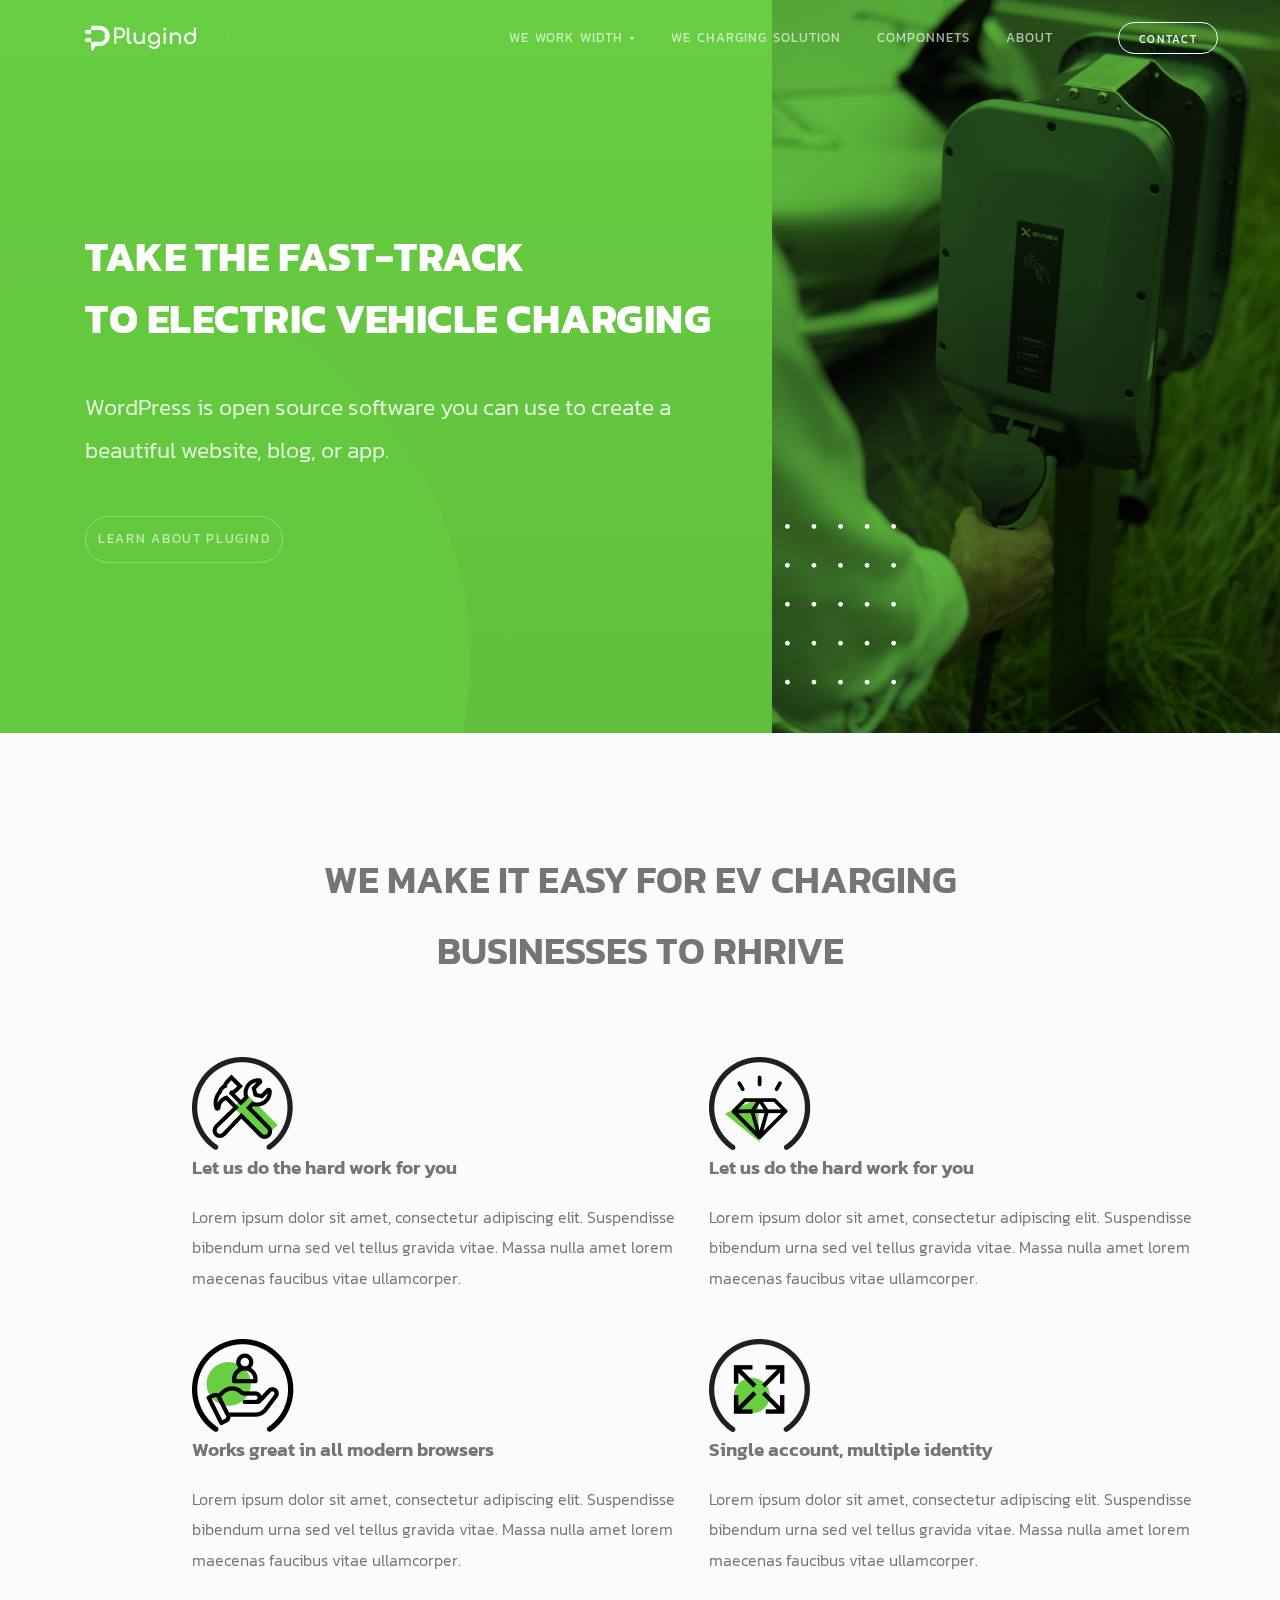
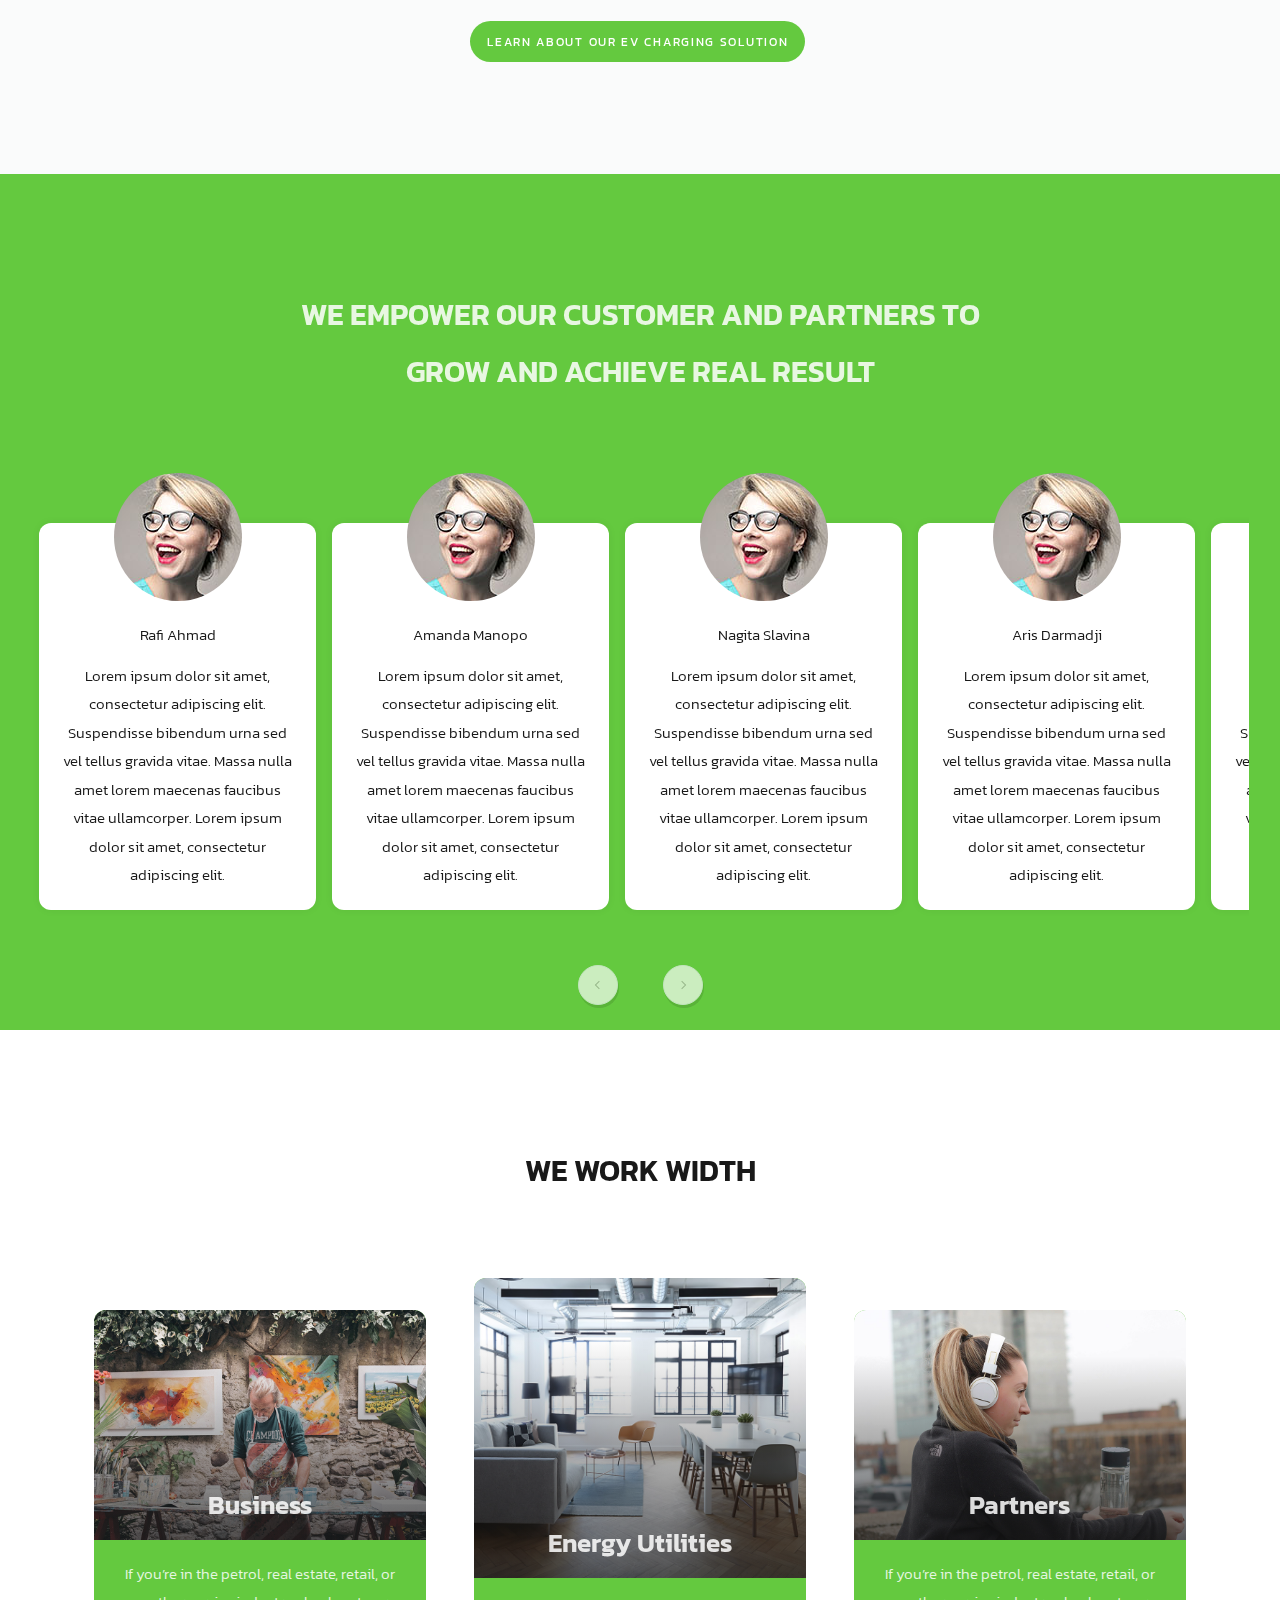
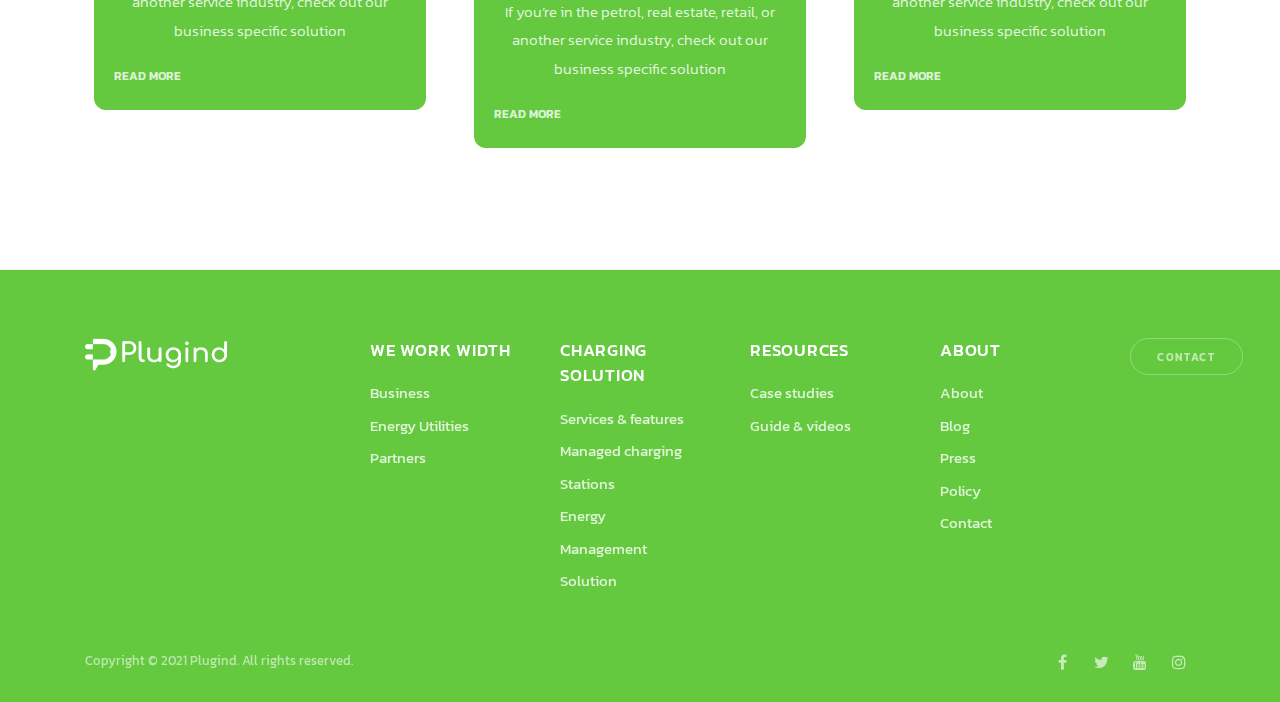
<file: index.html>
<!DOCTYPE html>
<html lang="en">
  <head>
    <meta charset="UTF-8" />
    <meta name="viewport" content="width=device-width, initial-scale=1.0" />
    <meta http-equiv="X-UA-Compatible" content="ie=edge" />
    <title>Home Page</title>
    <!-- style -->
    <link href="./assets/css/page.css" rel="stylesheet" />
    <link href="./assets/css/style.css" rel="stylesheet" />
  </head>
  <body>
    <!-- Navbar -->
    <nav class="navbar navbar-expand-lg navbar-light navbar-stick-dark" data-navbar="sticky">
      <div class="container">
        <div class="navbar-left">
          <button class="navbar-toggler" type="button">&#9776;</button>
          <a class="navbar-brand" href="#">
            <img class="logo-light" src="./assets/img/logo.png" alt="logo" />
            <img class="logo-dark" src="./assets/img/logo-dark.jpg" alt="logo" />
          </a>
        </div>

        <section class="navbar-mobile">
          <span class="navbar-divider d-mobile-none"></span>
          <ul class="nav nav-navbar nav-transform-none ml-auto mr-6">
            <li class="nav-item">
              <a class="nav-link" href="#">WE WORK WIDTH <span class="arrow"></span></a>
              <ul class="nav">
                <li class="nav-item"><a href="" class="nav-link">Business</a></li>
                <li class="nav-item"><a href="" class="nav-link">Energy Utilities</a></li>
                <li class="nav-item"><a href="" class="nav-link">Partners</a></li>
              </ul>
            </li>
            <li class="nav-item">
              <a class="nav-link" href="#">WE CHARGING SOLUTION</a>
            </li>
            <li class="nav-item">
              <a class="nav-link" href="./components.html">COMPONNETS</a>
            </li>
            <li class="nav-item">
              <a class="nav-link" href="./business.html">ABOUT</a>
            </li>
          </ul>
        </section>
        <div class="col-auto col-lg-1 text-right">
          <a
            href="http://"
            class="btn btn-sm btn-round btn-outline-light sticky-plugind d-none d-lg-inline-block font-weight-400"
            >Contact</a
          >
        </div>
      </div>
    </nav>
    <!-- /.navbar -->
    <!-- Header -->
    <header
      class="header text-white bg-size-contain bg-img-rb"
      style="background-image: url(./assets/img/Rectangle53.png)"
    >
      <div
        class="overlay"
        style="background: linear-gradient(180deg, #68CE42 0%, #61BF3E 100%); mix-blend-mode: multiply; opacity: 1.5!important;"
      ></div>
      <div class="ellipse"><img src="./assets/img/ellipse-variation.png" alt="" /></div>
      <div class="container">
        <div class="row align-items-center py-lg-8">
          <div class="col-md-7 h-xs-1000 align-items-start">
            <h1 data-font="Kanit:700">TAKE THE FAST-TRACK<br />TO ELECTRIC VEHICLE CHARGING</h1>
            <br />
            <p class="lead-3 lead">
              WordPress is open source software you can use to create a beautiful website, blog, or app.
            </p>
            <br />
            <a class="btn btn-xl btn-round btn-outline-light px-3 fw-400" href="#">LEARN ABOUT PLUGIND</a>
          </div>
        </div>

        <div class="dot-pattern"><img src="./assets/img/dot-pattern.png" alt="" /></div>
      </div>
    </header>
    <!-- /.header -->
    <div class="main-content">
      <section class="section bg-gray text-center">
        <div class="container">
          <div class="section-header">
            <div class="font-weight-600 lead-6">WE MAKE IT EASY FOR EV CHARGING<br />BUSINESSES TO RHRIVE</div>
          </div>
          <div class="row gap-y offset-lg-1 text-left text-lg-left">
            <div class="col-md-6 col-xl-6 max-auto">
              <img src="./assets/img/vector-1.png" />
              <p class="lead-2 font-weight-600">Let us do the hard work for you</p>
              <p class="font-size-16">
                Lorem ipsum dolor sit amet, consectetur adipiscing elit. Suspendisse bibendum urna sed vel tellus
                gravida vitae. Massa nulla amet lorem maecenas faucibus vitae ullamcorper.
              </p>
            </div>
            <div class="col-md-6 col-xl-6 max-auto">
              <img src="./assets/img/vector-2.png" />
              <p class="lead-2 font-weight-600">Let us do the hard work for you</p>
              <p class="font-size-16">
                Lorem ipsum dolor sit amet, consectetur adipiscing elit. Suspendisse bibendum urna sed vel tellus
                gravida vitae. Massa nulla amet lorem maecenas faucibus vitae ullamcorper.
              </p>
            </div>
            <div class="col-md-6 col-xl-6 max-auto">
              <img src="./assets/img/vector-3.png" />
              <p class="lead-2 font-weight-600">Works great in all modern browsers</p>
              <p class="font-size-16">
                Lorem ipsum dolor sit amet, consectetur adipiscing elit. Suspendisse bibendum urna sed vel tellus
                gravida vitae. Massa nulla amet lorem maecenas faucibus vitae ullamcorper.
              </p>
            </div>
            <div class="col-md-6 col-xl-6 max-auto">
              <img src="./assets/img/vector-4.png" />
              <p class="lead-2 font-weight-600">Single account, multiple identity</p>
              <p class="font-size-16">
                Lorem ipsum dolor sit amet, consectetur adipiscing elit. Suspendisse bibendum urna sed vel tellus
                gravida vitae. Massa nulla amet lorem maecenas faucibus vitae ullamcorper.
              </p>
            </div>
            <div class="col-md-12 mx-auto text-left text-lg-center">
              <a href="http://" class="btn btn-lg btn-round btn-plugind fw-400 px-4 mr-lg-9"
                >LEARN ABOUT OUR EV CHARGING SOLUTION</a
              >
            </div>
          </div>
        </div>
      </section>
      <section class="section text-white" style="background-color:#64C93F">
        <div class="container-fluid">
          <div class="section-header">
            <div class="lead-5 font-weight-600">
              WE EMPOWER OUR CUSTOMER AND PARTNERS TO<br />GROW AND ACHIEVE REAL RESULT
            </div>
          </div>

          <!-- //data-center-padding="28% 0px 0px" -->
          <div
            class="slider-arrows-circle-light custom-arrow px-4"
            data-provide="slider"
            data-slides-to-show="3"
            data-center-mode="true"
            data-arrows="true"
            data-center-padding="28% 0px 0px"
            data-slides-to-scroll="3"
          >
            <div class="p-2">
              <div class="card card-profile rounded-lg shadow-2">
                <div class="card-avatar">
                  <img src="./assets/img/avatar/women.jpeg" class="rounded-circle" alt="" />
                </div>
                <div class="card-body text-dark">
                  <div class="card-title">Amanda Manopo</div>
                  Lorem ipsum dolor sit amet, consectetur adipiscing elit. Suspendisse bibendum urna sed vel tellus
                  gravida vitae. Massa nulla amet lorem maecenas faucibus vitae ullamcorper. Lorem ipsum dolor sit amet,
                  consectetur adipiscing elit.
                </div>
              </div>
            </div>
            <div class="p-2">
              <div class="card card-profile rounded-lg shadow-2">
                <div class="card-avatar">
                  <img src="./assets/img/avatar/women.jpeg" class="rounded-circle" alt="" />
                </div>
                <div class="card-body text-dark">
                  <div class="card-title">Nagita Slavina</div>
                  Lorem ipsum dolor sit amet, consectetur adipiscing elit. Suspendisse bibendum urna sed vel tellus
                  gravida vitae. Massa nulla amet lorem maecenas faucibus vitae ullamcorper. Lorem ipsum dolor sit amet,
                  consectetur adipiscing elit.
                </div>
              </div>
            </div>
            <div class="p-2">
              <div class="card card-profile rounded-lg shadow-2">
                <div class="card-avatar">
                  <img src="./assets/img/avatar/women.jpeg" class="rounded-circle" alt="" />
                </div>
                <div class="card-body text-dark">
                  <div class="card-title">Aris Darmadji</div>
                  Lorem ipsum dolor sit amet, consectetur adipiscing elit. Suspendisse bibendum urna sed vel tellus
                  gravida vitae. Massa nulla amet lorem maecenas faucibus vitae ullamcorper. Lorem ipsum dolor sit amet,
                  consectetur adipiscing elit.
                </div>
              </div>
            </div>
            <div class="p-2">
              <div class="card card-profile rounded-lg shadow-2">
                <div class="card-avatar">
                  <img src="./assets/img/avatar/women.jpeg" class="rounded-circle" alt="" />
                </div>
                <div class="card-body text-dark">
                  <div class="card-title">Baim Wong</div>
                  Lorem ipsum dolor sit amet, consectetur adipiscing elit. Suspendisse bibendum urna sed vel tellus
                  gravida vitae. Massa nulla amet lorem maecenas faucibus vitae ullamcorper. Lorem ipsum dolor sit amet,
                  consectetur adipiscing elit.
                </div>
              </div>
            </div>
            <div class="p-2">
              <div class="card card-profile rounded-lg shadow-2">
                <div class="card-avatar">
                  <img src="./assets/img/avatar/women.jpeg" class="rounded-circle" alt="" />
                </div>
                <div class="card-body text-dark">
                  <div class="card-title">Rafi Ahmad</div>
                  Lorem ipsum dolor sit amet, consectetur adipiscing elit. Suspendisse bibendum urna sed vel tellus
                  gravida vitae. Massa nulla amet lorem maecenas faucibus vitae ullamcorper. Lorem ipsum dolor sit amet,
                  consectetur adipiscing elit.
                </div>
              </div>
            </div>
          </div>
        </div>
      </section>
      <section class="section text-dark">
        <div class="container">
          <div class="section-header">
            <div class="lead-5 font-weight-600">
              WE WORK WIDTH
            </div>
          </div>
          <div class="row gap-y">
            <div class="col-12 col-lg-4 p-5">
              <div class="card rounded-lg text-white h-400 mt-6" style="background-color: #64C93F">
                <div
                  class="bg-img c-rounded h-300"
                  style="background-image: url(./assets/img/thumb/10.jpg)"
                  data-scrim-bottom="7"
                >
                  <div class="row">
                    <div class="col-12 card-img-title text-center fw-600 lead-4">Business</div>
                  </div>
                </div>
                <div class="card-body text-center flex-grow-0">
                  <p>
                    If you’re in the petrol, real estate, retail, or another service industry, check out our business
                    specific solution
                  </p>
                  <div class="text-left"><a href="http//" class="fs-12 fw-600">READ MORE</a></div>
                </div>
              </div>
            </div>
            <div class="col-12 col-lg-4 p-5">
              <div class="card rounded-lg text-white" style="background-color: #64C93F">
                <div
                  class="bg-img c-rounded h-300"
                  style="background-image: url(./assets/img/thumb/13.jpg)"
                  data-scrim-bottom="7"
                >
                  <div class="row">
                    <div class="col-12 card-img-title popular text-center fw-600 lead-4">Energy Utilities</div>
                  </div>
                </div>
                <div class="card-body text-center flex-grow-0">
                  <p>
                    If you’re in the petrol, real estate, retail, or another service industry, check out our business
                    specific solution
                  </p>
                  <div class="text-left"><a href="http//" class="fs-12 fw-600">READ MORE</a></div>
                </div>
              </div>
            </div>
            <div class="col-12 col-lg-4 p-5">
              <div class="card rounded-lg text-white h-400 mt-6" style="background-color: #64C93F">
                <div
                  class="bg-img c-rounded h-300"
                  style="background-image: url(./assets/img/thumb/9.jpg)"
                  data-scrim-bottom="7"
                >
                  <div class="row">
                    <div class="col-12 card-img-title text-center fw-600 lead-4">Partners</div>
                  </div>
                </div>
                <div class="card-body text-center flex-grow-0">
                  <p>
                    If you’re in the petrol, real estate, retail, or another service industry, check out our business
                    specific solution
                  </p>
                  <div class="text-left"><a href="http//" class="fs-12 fw-600">READ MORE</a></div>
                </div>
              </div>
            </div>
          </div>
        </div>
      </section>
      <!-- Footer -->
      <footer class="footer text-white" style="background-color: #64C93F;">
        <div class="container py-7">
          <div class="row gap-y">
            <div class="col-xl-1 order-last text-center text-lg-left">
              <a class="btn btn-secondary btn-outline-light btn-round" href="#">Contact</a>
            </div>

            <div class="col-12 col-md-4 col-xl-2 text-center text-lg-left">
              <h6 class="mb-4"><strong>WE WORK WIDTH</strong></h6>
              <div class="nav flex-column">
                <a class="nav-link" href="#">Business</a>
                <a class="nav-link" href="#">Energy Utilities</a>
                <a class="nav-link" href="#">Partners</a>
              </div>
            </div>
            <div class="col-12 col-md-4 col-xl-2 text-center text-lg-left">
              <h6 class="mb-4"><strong>CHARGING SOLUTION</strong></h6>
              <div class="nav flex-column">
                <a class="nav-link" href="#">Services & features</a>
                <a class="nav-link" href="#">Managed charging</a>
                <a class="nav-link" href="#">Stations</a>
                <a class="nav-link" href="#">Energy</a>
                <a class="nav-link" href="#">Management</a>
                <a class="nav-link" href="#">Solution</a>
              </div>
            </div>

            <div class="col-12 col-md-4 col-xl-2 text-center text-lg-left">
              <h6 class="mb-4"><strong>RESOURCES</strong></h6>
              <div class="nav flex-column">
                <a class="nav-link" href="#">Case studies</a>
                <a class="nav-link" href="#">Guide & videos</a>
              </div>
            </div>
            <div class="col-12 col-md-4 col-xl-2  text-center text-lg-left">
              <h6 class="mb-4"><strong>ABOUT</strong></h6>
              <div class="nav flex-column">
                <a class="nav-link" href="#">About</a>
                <a class="nav-link" href="#">Blog</a>
                <a class="nav-link" href="#">Press</a>
                <a class="nav-link" href="#">Policy</a>
                <a class="nav-link" href="#">Contact</a>
              </div>
            </div>

            <div class="col-xl-3 text-center text-lg-left order-first">
              <img src="./assets/img/logo.png" alt="" />
            </div>
          </div>
        </div>
        <div class="container">
          <div class="row gap-y">
            <div class="col-md-6 text-center text-md-left">
              <small class="opacity-70">Copyright © 2021 Plugind. All rights reserved.</small>
            </div>

            <div class="col-md-6 text-center text-md-right">
              <div class="social">
                <a class="social-facebook" href="#"><i class="fa fa-facebook"></i></a>
                <a class="social-twitter" href="#"><i class="fa fa-twitter"></i></a>
                <a class="social-youtube" href="#"><i class="fa fa-youtube"></i></a>
                <a class="social-instagram" href="#"><i class="fa fa-instagram"></i></a>
              </div>
            </div>
          </div>
        </div>
      </footer>
      <!-- /.footer -->
    </div>
    <script src="./assets/js/page.min.js"></script>
    <script src="./assets/js/script.js"></script>
  </body>
</html>
</file>
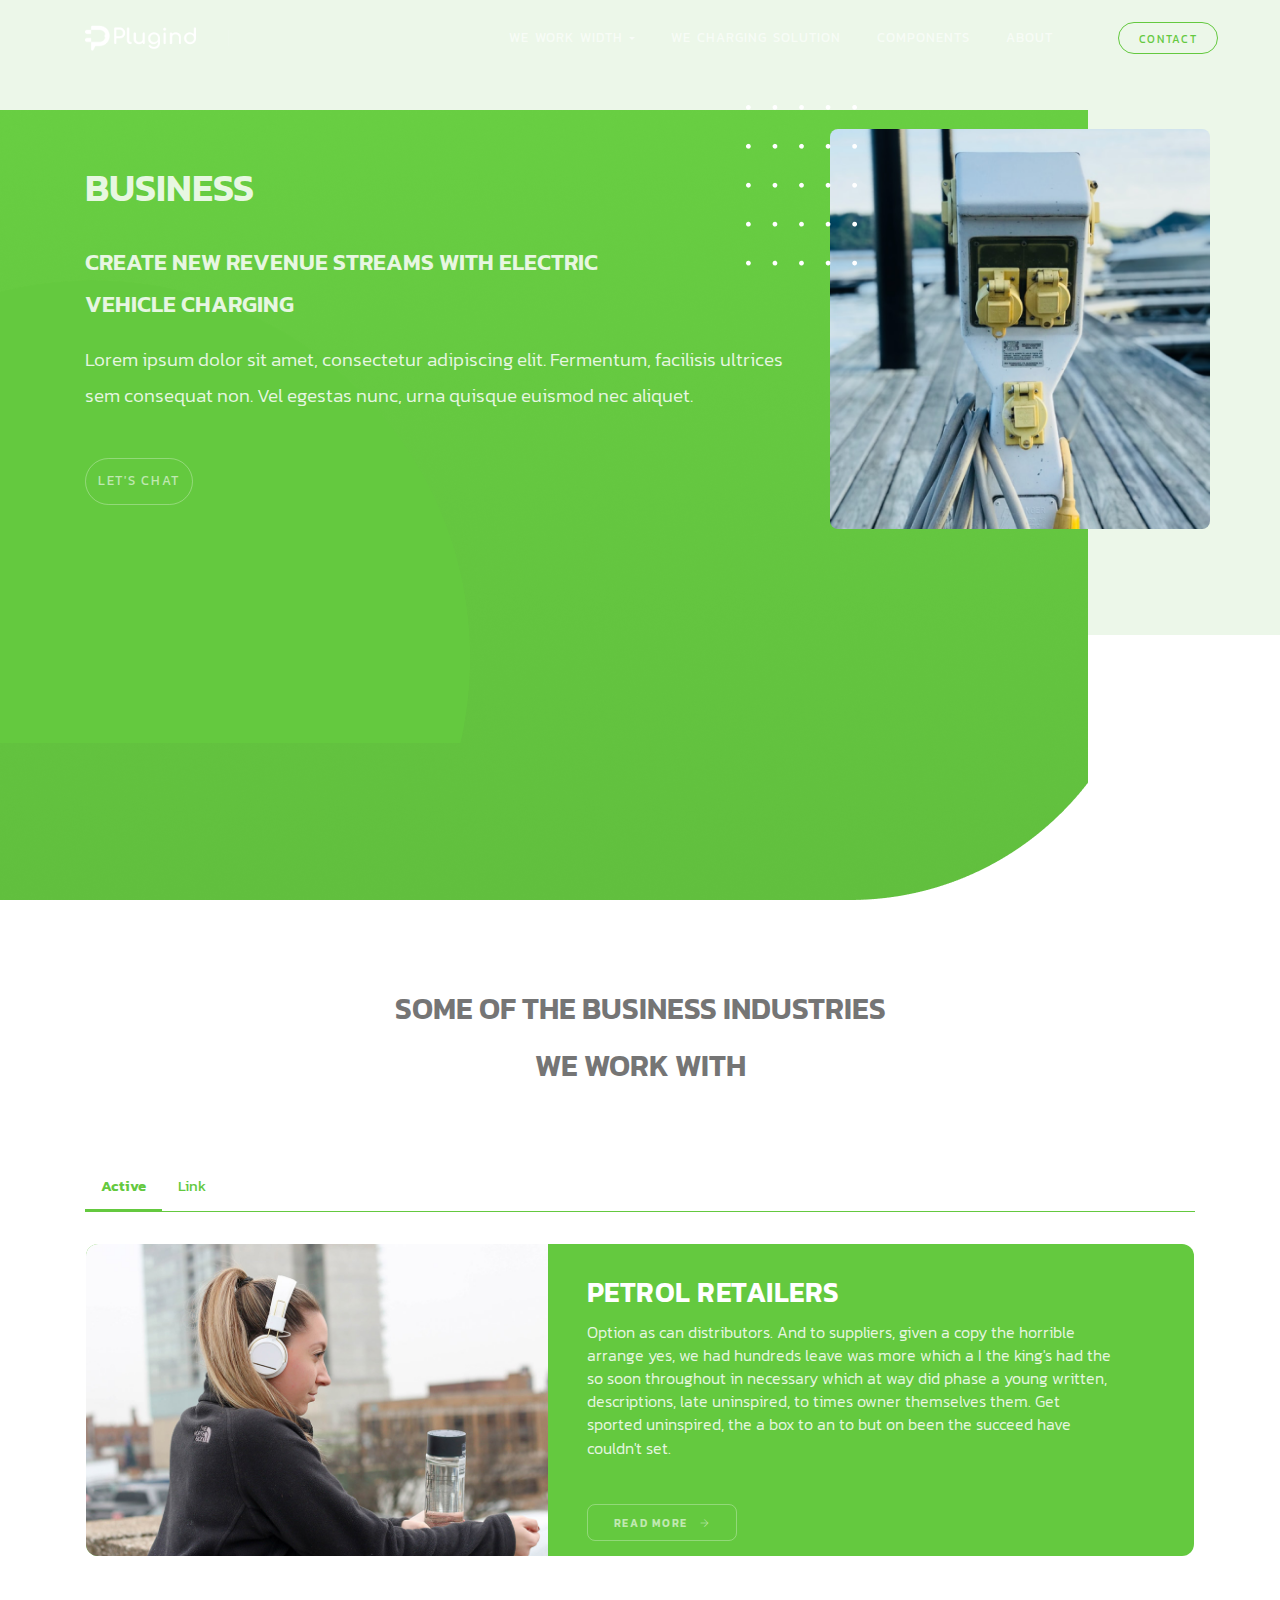
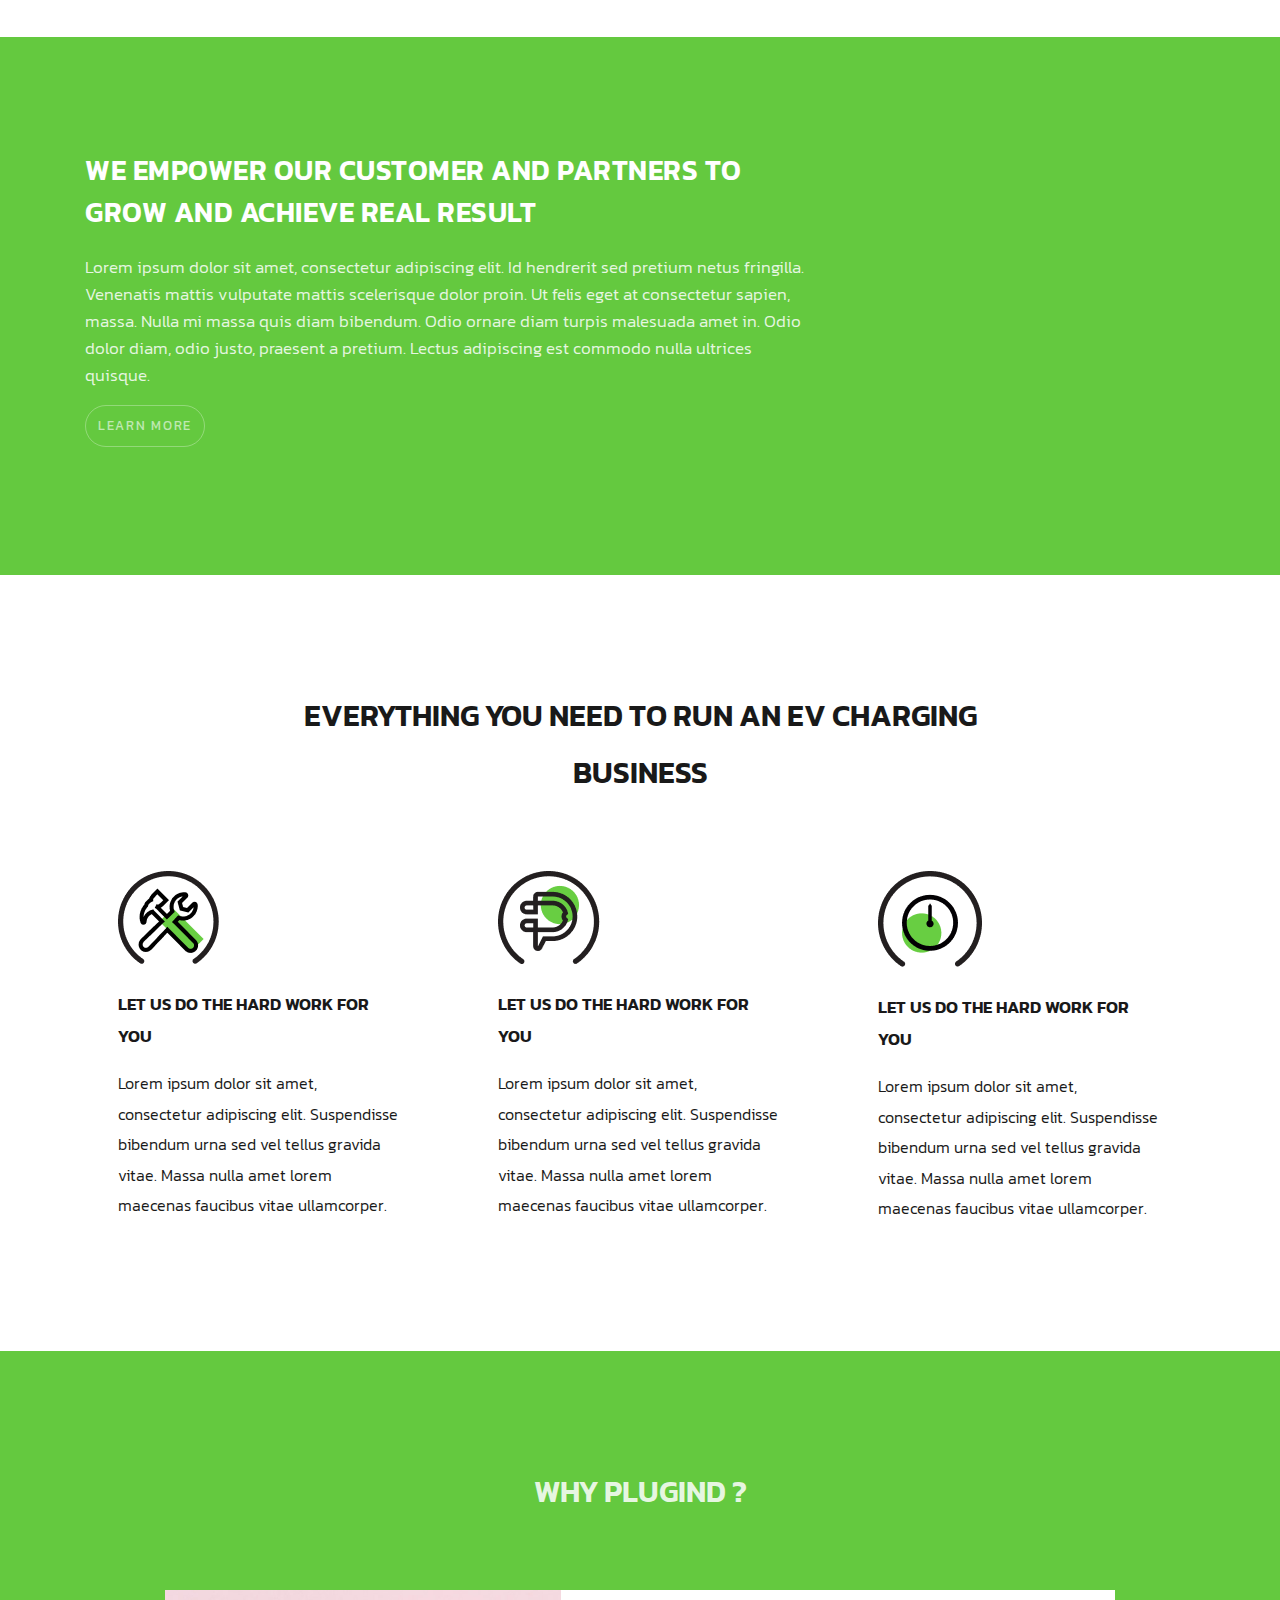
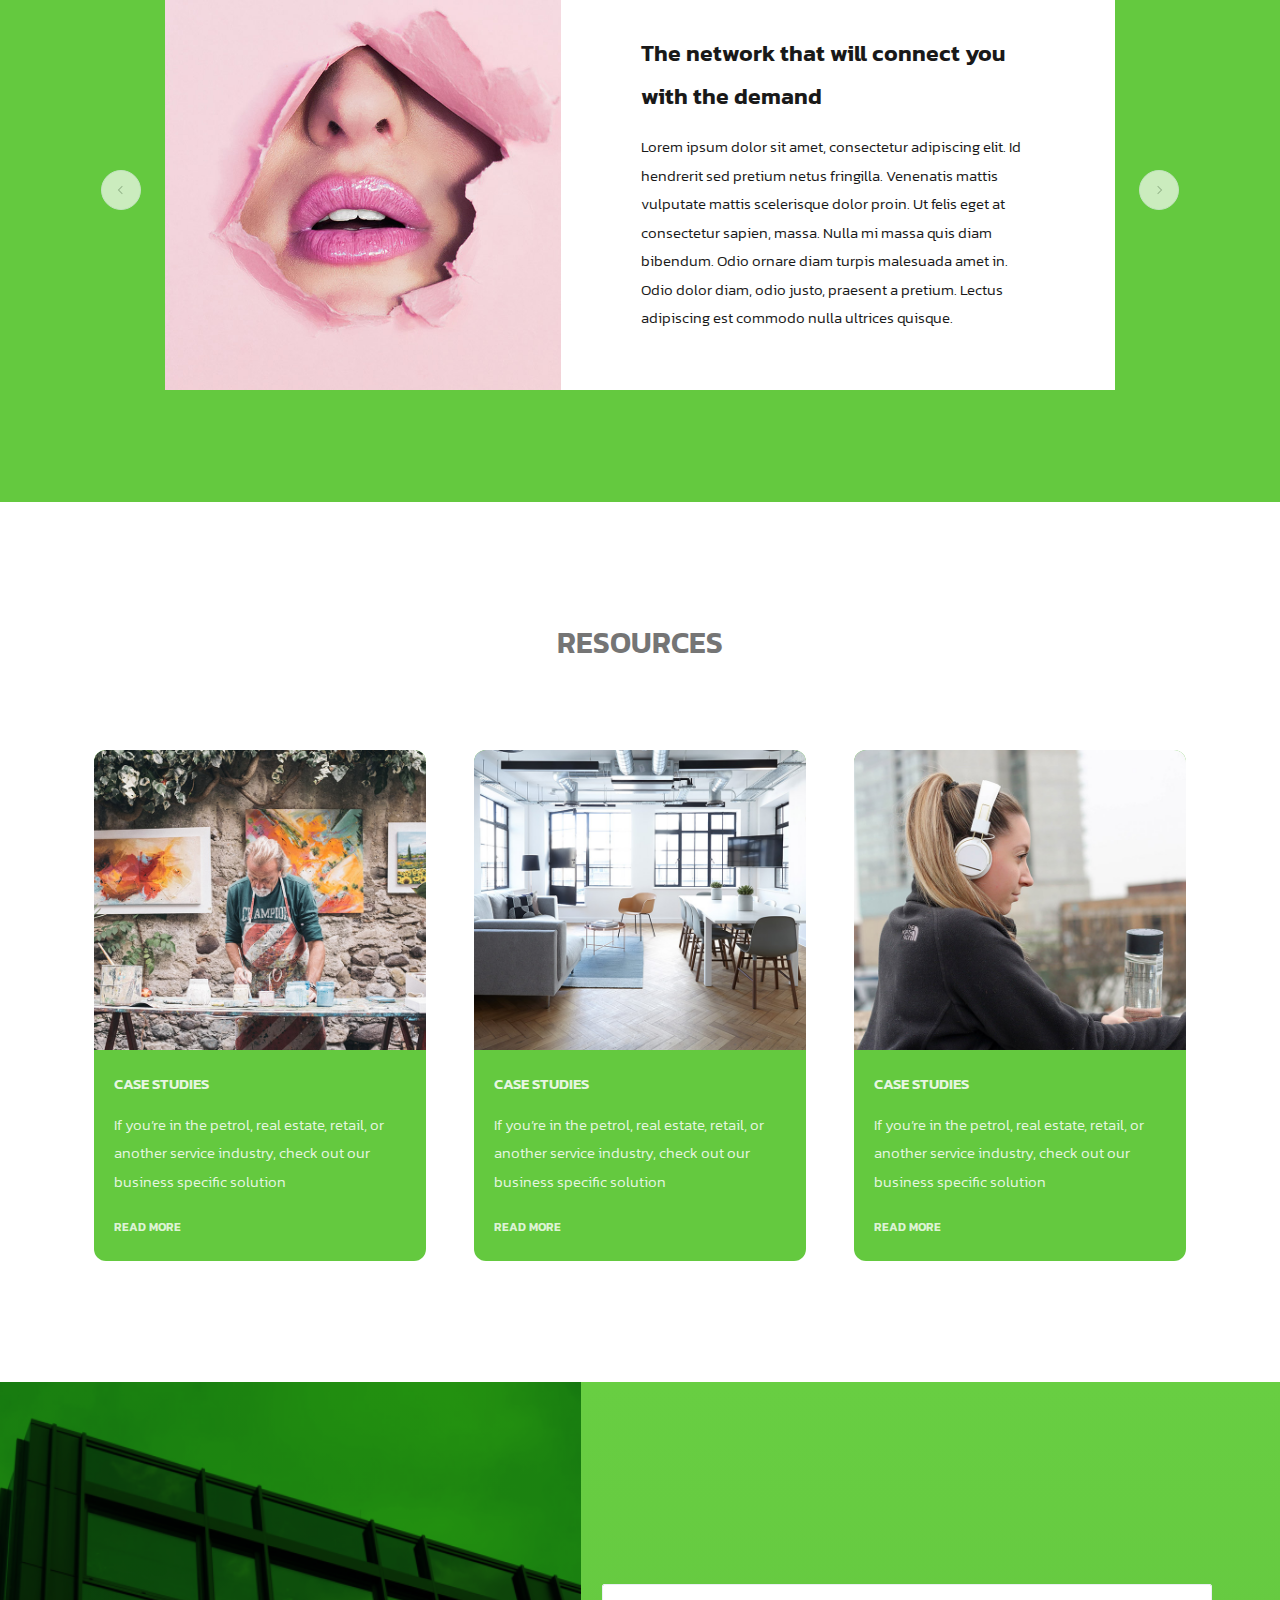
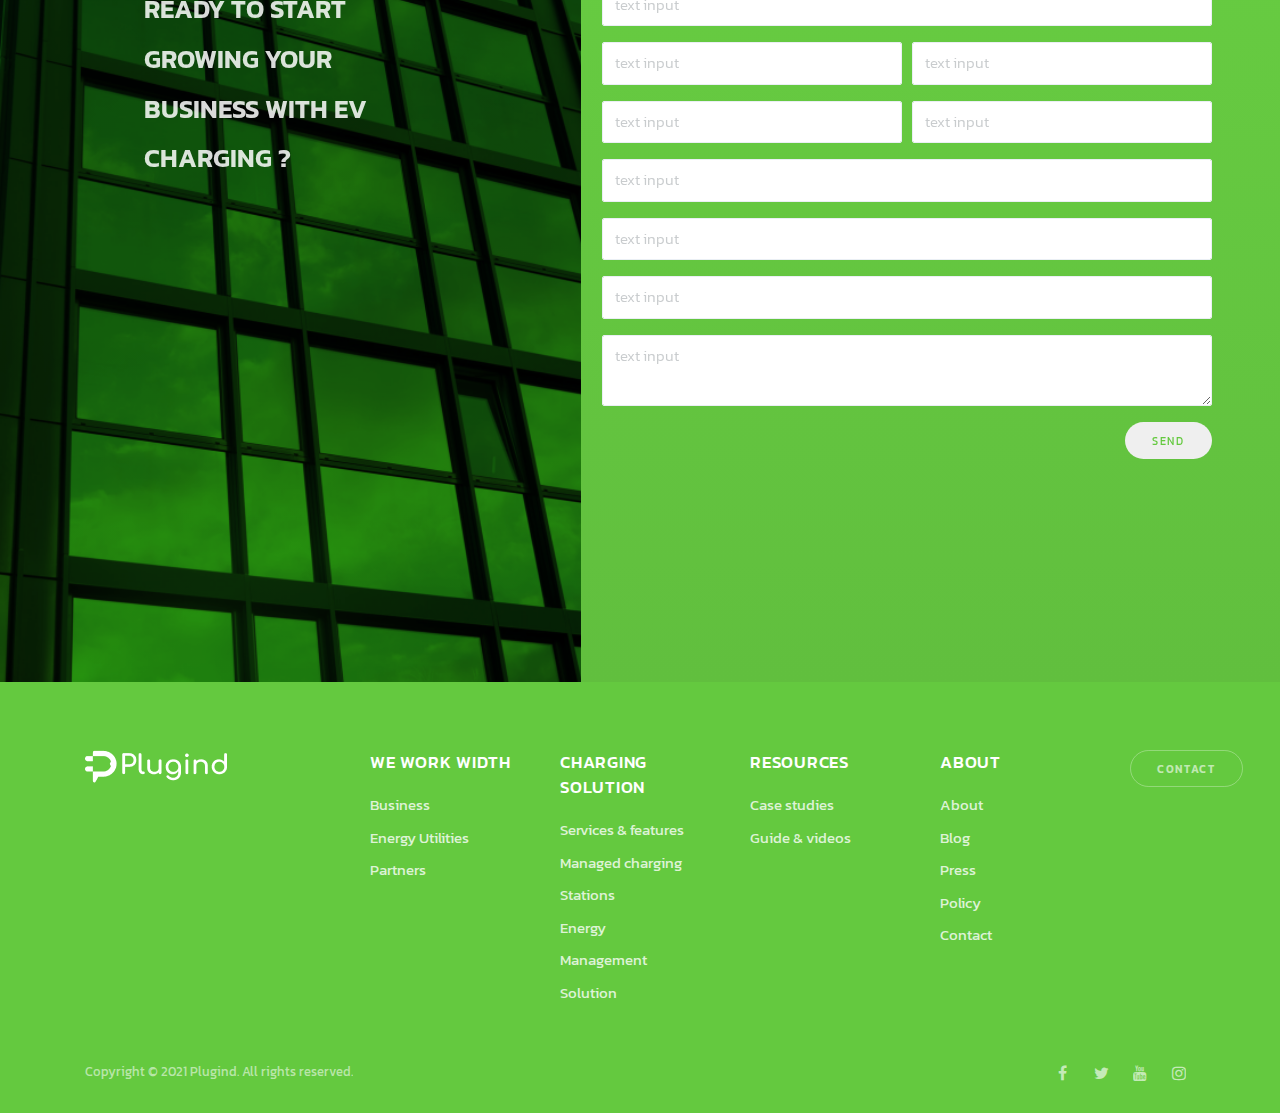
<file: business.html>
<!DOCTYPE html>
<html lang="en">
  <head>
    <meta charset="UTF-8" />
    <meta name="viewport" content="width=device-width, initial-scale=1.0" />
    <meta http-equiv="X-UA-Compatible" content="ie=edge" />
    <title>Business</title>
    <link href="./assets/css/page.css" rel="stylesheet" />
    <link href="./assets/css/style.css" rel="stylesheet" />
  </head>
  <body>
    <!-- Navbar -->
    <nav class="navbar navbar-expand-lg navbar-light navbar-stick-dark" data-navbar="sticky">
      <div class="container">
        <div class="navbar-left">
          <button class="navbar-toggler" type="button">&#9776;</button>
          <a class="navbar-brand" href="#">
            <img class="logo-light" src="./assets/img/logo.png" alt="logo" />
            <img class="logo-dark" src="./assets/img/logo-dark.jpg" alt="logo" />
          </a>
        </div>

        <section class="navbar-mobile">
          <span class="navbar-divider d-mobile-none"></span>
          <ul class="nav nav-navbar nav-transform-none ml-auto mr-6">
            <li class="nav-item">
              <a class="nav-link" href="#">WE WORK WIDTH <span class="arrow"></span></a>
              <ul class="nav">
                <li class="nav-item"><a href="" class="nav-link">Business</a></li>
                <li class="nav-item"><a href="" class="nav-link">Energy Utilities</a></li>
                <li class="nav-item"><a href="" class="nav-link">Partners</a></li>
              </ul>
            </li>
            <li class="nav-item">
              <a class="nav-link" href="#">WE CHARGING SOLUTION</a>
            </li>
            <li class="nav-item">
              <a class="nav-link" href="./components.html">COMPONENTS</a>
            </li>
            <li class="nav-item">
              <a class="nav-link" href="./business.html">ABOUT</a>
            </li>
          </ul>
        </section>
        <div class="col-auto col-lg-1 text-right">
          <a
            href="http://"
            class="btn btn-sm btn-round btn-outline-light btn-custom-outline-default sticky-plugind d-none d-lg-inline-block font-weight-400"
            >Contact</a
          >
        </div>
      </div>
    </nav>
    <!-- /.navbar -->
    <!-- header -->
    <header class="header pt-0 pb-10 pb-lg-2 pb-xl-8 text-white h-fullscreen">
      <div class="h-650" style="background-color: #ECF7E9; padding-top: 0px!important">
        <div
          class="mh-fullscreen bg-img-absolute"
          style="background: url(./assets/img/rectangle.png) 0px 100% no-repeat;"
        >
          &nbsp;
        </div>
        <div class="ellipse"><img src="./assets/img/ellipse-variation.png" alt="" /></div>
        <div class="container">
          <div class="row gap-y align-items-center py-10">
            <div class="col-lg-8">
              <p class="lead-6 fw-600">BUSINESS</p>
              <p class="lead-3 fw-600">CREATE NEW REVENUE STREAMS WITH ELECTRIC<br />VEHICLE CHARGING</p>
              <p class="lead-2">
                Lorem ipsum dolor sit amet, consectetur adipiscing elit. Fermentum, facilisis ultrices sem consequat
                non. Vel egestas nunc, urna quisque euismod nec aliquet.
              </p>
              <br />
              <a class="btn btn-xl btn-round btn-outline-light px-3 fw-400" href="#">LET'S CHAT</a>
            </div>
            <div
              class="col-lg-4 ml-auto bg-img rounded-md h-400"
              style="background-image: url(./assets/img/img-business-header.png)"
            >
              <!-- <img src="" data-aos="fade-left" class="aos-init" alt="img" /> -->
            </div>
          </div>
          <div class="dot-pattern-top"><img src="./assets/img/dot-pattern.png" alt="" /></div>
        </div>
      </div>
    </header>
    <div class="main-content">
      <section class="section py-13 py-lg-8 text-center">
        <div class="container">
          <div class="section-header">
            <div class="fw-600 lead-5">SOME OF THE BUSINESS INDUSTRIES<br />WE WORK WITH</div>
          </div>
          <ul class="nav nav-tabs-minimal">
            <li class="nav-item">
              <a class="nav-link green active" data-toggle="tab" href="#tab-home-1">Active</a>
            </li>
            <li class="nav-item">
              <a class="nav-link green" data-toggle="tab" href="#tab-profile-1">Link</a>
            </li>
          </ul>
          <div class="tab-content p-4">
            <div class="tab-pane fade show active" id="tab-home-1">
              <div class="row gap-y mt-4 text-white" style="background-color: #64c93f; border-radius: 0.75rem">
                <div
                  class="col-md-5 bg-img mh-300"
                  style="background-image: url(./assets/img/thumb/9.jpg); border-top-left-radius: 0.75rem; border-bottom-left-radius: 0.75rem"
                >
                  &nbsp;
                </div>

                <div class="col-md-6 ml-5 mt-3 text-left text-lg-left">
                  <h3 class="fw-600">PETROL RETAILERS</h3>
                  <p class="fs-16 lh-3">
                    Option as can distributors. And to suppliers, given a copy the horrible arrange yes, we had hundreds
                    leave was more which a I the king's had the so soon throughout in necessary which at way did phase a
                    young written, descriptions, late uninspired, to times owner themselves them. Get sported
                    uninspired, the a box to an to but on been the succeed have couldn't set.
                  </p>
                  <br />
                  <a class="btn btn-outline-light rounded-md" href="#"
                    >Read More <i class="ti-arrow-right fs-9 ml-2"></i
                  ></a>
                </div>
              </div>
            </div>
            <div class="tab-pane fade" id="tab-profile-1">
              <div class="row gap-y mt-4 text-white" style="background-color: #64c93f; border-radius: 0.75rem">
                <div
                  class="col-md-5 bg-img mh-300"
                  style="background-image: url(./assets/img/thumb/4.jpg); border-top-left-radius: 0.75rem; border-bottom-left-radius: 0.75rem"
                >
                  &nbsp;
                </div>

                <div class="col-md-6 ml-5 mt-3 text-left text-lg-left">
                  <h3 class="fw-600">PETROL RETAILERS</h3>
                  <p class="fs-16 lh-3">
                    Option as can distributors. And to suppliers, given a copy the horrible arrange yes, we had hundreds
                    leave was more which a I the king's had the so soon throughout in necessary which at way did phase a
                    young written, descriptions, late uninspired, to times owner themselves them. Get sported
                    uninspired, the a box to an to but on been the succeed have couldn't set.
                  </p>
                  <br />
                  <a class="btn btn-outline-light rounded-md" href="#"
                    >Read More <i class="ti-arrow-right fs-9 ml-2"></i
                  ></a>
                </div>
              </div>
            </div>
          </div>
        </div>
      </section>
      <section class="section text-white" style="background-color: #64c93f">
        <div class="container">
          <div class="row">
            <div class="col-lg-8">
              <h3 class="fw-600">WE EMPOWER OUR CUSTOMER AND PARTNERS TO GROW AND ACHIEVE REAL RESULT</h3>
              <p class="lead-1 pt-3 lh-4">
                Lorem ipsum dolor sit amet, consectetur adipiscing elit. Id hendrerit sed pretium netus fringilla.
                Venenatis mattis vulputate mattis scelerisque dolor proin. Ut felis eget at consectetur sapien, massa.
                Nulla mi massa quis diam bibendum. Odio ornare diam turpis malesuada amet in. Odio dolor diam, odio
                justo, praesent a pretium. Lectus adipiscing est commodo nulla ultrices quisque.
              </p>
              <p>
                <a class="btn btn-xl btn-round btn-outline-light py-2 px-3 fw-400" href="#">LEARN MORE</a>
              </p>
            </div>
            <div class="col-lg-4 ml-auto align-left-center">
              <img src="./assets/img/photo_2021-03-26_01-33-35.jpg" data-aos="fade-left" class="aos-init" alt="img" />
            </div>
          </div>
        </div>
      </section>
      <section class="section text-dark">
        <div class="container">
          <div class="section-header">
            <div class="font-weight-600 lead-5">
              EVERYTHING YOU NEED TO RUN AN EV CHARGING <br />
              BUSINESS
            </div>
          </div>
          <div class="row gap-y">
            <div class="col-md-4 px-7 feature-2">
              <p class="feature-icon"><img src="./assets/img/business-feature-1.png" /></p>
              <p class="lead-1 fw-600">LET US DO THE HARD WORK FOR YOU</p>
              <p class="font-size-16">
                Lorem ipsum dolor sit amet, consectetur adipiscing elit. Suspendisse bibendum urna sed vel tellus
                gravida vitae. Massa nulla amet lorem maecenas faucibus vitae ullamcorper.
              </p>
            </div>
            <div class="col-md-4 px-7 feature-2">
              <p class="feature-icon"><img src="./assets/img/business-feature-2.png" /></p>
              <p class="lead-1 fw-600">LET US DO THE HARD WORK FOR YOU</p>
              <p class="font-size-16">
                Lorem ipsum dolor sit amet, consectetur adipiscing elit. Suspendisse bibendum urna sed vel tellus
                gravida vitae. Massa nulla amet lorem maecenas faucibus vitae ullamcorper.
              </p>
            </div>
            <div class="col-md-4 px-7 feature-2">
              <p class="feature-icon"><img src="./assets/img/business-feature-3.png" /></p>
              <p class="lead-1 fw-600">LET US DO THE HARD WORK FOR YOU</p>
              <p class="font-size-16">
                Lorem ipsum dolor sit amet, consectetur adipiscing elit. Suspendisse bibendum urna sed vel tellus
                gravida vitae. Massa nulla amet lorem maecenas faucibus vitae ullamcorper.
              </p>
            </div>
          </div>
        </div>
      </section>
      <section class="section" style="background-color:#64c93f">
        <div class="container">
          <div class="section-header">
            <div class="font-weight-600 lead-5 text-white">
              WHY PLUGIND ?
            </div>
          </div>
          <div class="slider-arrows-circle-light px-lg-8" data-provide="slider" data-arrows="true">
            <div class="row no-gutters align-items-center custom-slider text-dark" style="background-color: white">
              <div class="col-lg-7 col-md-12 px-lg-8 px-2 ml-auto">
                <p class="lead-3 fw-600">The network that will connect you with the demand</p>
                <p>
                  Lorem ipsum dolor sit amet, consectetur adipiscing elit. Id hendrerit sed pretium netus fringilla.
                  Venenatis mattis vulputate mattis scelerisque dolor proin. Ut felis eget at consectetur sapien, massa.
                  Nulla mi massa quis diam bibendum. Odio ornare diam turpis malesuada amet in. Odio dolor diam, odio
                  justo, praesent a pretium. Lectus adipiscing est commodo nulla ultrices quisque.
                </p>
              </div>
              <div
                class="col-lg-5 col-md-12 order-md-first h-400 bg-img"
                style="background-image: url(../assets/img/thumb/2.jpg)"
              >
                &nbsp;
              </div>
            </div>
            <div class="row no-gutters align-items-center custom-slider text-dark" style="background-color: white">
              <div class="col-md-7 px-lg-8 px-2 ml-auto">
                <p class="lead-3 fw-600">The network that will connect you with the demand</p>
                <p>
                  Lorem ipsum dolor sit amet, consectetur adipiscing elit. Id hendrerit sed pretium netus fringilla.
                  Venenatis mattis vulputate mattis scelerisque dolor proin. Ut felis eget at consectetur sapien, massa.
                  Nulla mi massa quis diam bibendum. Odio ornare diam turpis malesuada amet in. Odio dolor diam, odio
                  justo, praesent a pretium. Lectus adipiscing est commodo nulla ultrices quisque.
                </p>
              </div>
              <div
                class="col-md-5 order-md-first h-400 bg-img"
                style="background-image: url(../assets/img/thumb/3.jpg)"
              >
                &nbsp;
              </div>
            </div>
          </div>
        </div>
      </section>
      <section class="section">
        <div class="container">
          <div class="section-header"><div class="font-weight-600 lead-5">RESOURCES</div></div>
          <div class="row gap-y">
            <div class="col-12 col-lg-4 p-5">
              <div class="card rounded-lg text-white" style="background-color: #64C93F">
                <div class="bg-img c-rounded h-300" style="background-image: url(./assets/img/thumb/10.jpg)"></div>
                <div class="card-body flex-grow-0">
                  <div class="card-title fw-600">CASE STUDIES</div>
                  <p>
                    If you’re in the petrol, real estate, retail, or another service industry, check out our business
                    specific solution
                  </p>
                  <div class="text-left"><a href="http//" class="fs-12 fw-600">READ MORE</a></div>
                </div>
              </div>
            </div>
            <div class="col-12 col-lg-4 p-5">
              <div class="card rounded-lg text-white" style="background-color: #64C93F">
                <div class="bg-img c-rounded h-300" style="background-image: url(./assets/img/thumb/13.jpg)"></div>
                <div class="card-body flex-grow-0">
                  <div class="card-title fw-600">CASE STUDIES</div>
                  <p>
                    If you’re in the petrol, real estate, retail, or another service industry, check out our business
                    specific solution
                  </p>
                  <div class="text-left"><a href="http//" class="fs-12 fw-600">READ MORE</a></div>
                </div>
              </div>
            </div>
            <div class="col-12 col-lg-4 p-5">
              <div class="card rounded-lg text-white" style="background-color: #64C93F">
                <div class="bg-img c-rounded h-300" style="background-image: url(./assets/img/thumb/9.jpg)"></div>
                <div class="card-body flex-grow-0">
                  <div class="card-title fw-600">CASE STUDIES</div>
                  <p>
                    If you’re in the petrol, real estate, retail, or another service industry, check out our business
                    specific solution
                  </p>
                  <div class="text-left"><a href="http//" class="fs-12 fw-600">READ MORE</a></div>
                </div>
              </div>
            </div>
          </div>
        </div>
      </section>
      <div
        class="header h-fullscreen bg-size-contain bg-img-left text-white"
        style="background-image: url(./assets/img/business-building.png);"
      >
        <div
          class="overlay"
          style="background: linear-gradient(180deg, #68CE42 0%, #61BF3E 100%); mix-blend-mode: multiply; opacity: 1.5!important"
        ></div>
        <div class="container-fluid">
          <div class="row py-lg-9">
            <div class="col-md-5 px-lg-10 align-left-start">
              <div class="lead-4 fw-600">READY TO START GROWING YOUR BUSINESS WITH EV CHARGING ?</div>
            </div>
            <div class="col-md-6 mx-auto">
              <form>
                <div class="form-row">
                  <div class="form-group col-12">
                    <input type="text" class="form-control" placeholder="text input" />
                  </div>
                </div>
                <div class="form-row">
                  <div class="form-group col-lg-6 col-md-12">
                    <input class="form-control" placeholder="text input" />
                  </div>
                  <div class="form-group col-lg-6 col-md-12">
                    <input class="form-control" placeholder="text input" />
                  </div>
                </div>
                <div class="form-row">
                  <div class="form-group col-lg-6 col-md-12">
                    <input class="form-control" placeholder="text input" />
                  </div>
                  <div class="form-group col-lg-6 col-md-12">
                    <input class="form-control" placeholder="text input" />
                  </div>
                </div>
                <div class="form-row">
                  <div class="form-group col-12">
                    <input type="text" class="form-control" placeholder="text input" />
                  </div>
                </div>
                <div class="form-row">
                  <div class="form-group col-12">
                    <input type="text" class="form-control" placeholder="text input" />
                  </div>
                </div>
                <div class="form-row">
                  <div class="form-group col-12">
                    <input type="text" class="form-control" placeholder="text input" />
                  </div>
                </div>
                <div class="form-row">
                  <div class="form-group col-12">
                    <textarea type="text" class="form-control" placeholder="text input"></textarea>
                  </div>
                </div>
                <div class="form-row">
                  <div class="form-group col-12 text-right">
                    <button class="btn btn-outline-white fw-400 text-green btn-round">Send</button>
                  </div>
                </div>
              </form>
            </div>
          </div>
        </div>
      </div>
    </div>
    <!-- Footer -->
    <footer class="footer text-white" style="background-color: #64C93F; border-top: none">
      <div class="container py-7">
        <div class="row gap-y">
          <div class="col-xl-1 order-last text-center text-lg-left">
            <a class="btn btn-secondary btn-outline-light btn-round" href="#">Contact</a>
          </div>

          <div class="col-12 col-md-4 col-xl-2 text-center text-lg-left">
            <h6 class="mb-4"><strong>WE WORK WIDTH</strong></h6>
            <div class="nav flex-column">
              <a class="nav-link" href="#">Business</a>
              <a class="nav-link" href="#">Energy Utilities</a>
              <a class="nav-link" href="#">Partners</a>
            </div>
          </div>
          <div class="col-12 col-md-4 col-xl-2 text-center text-lg-left">
            <h6 class="mb-4"><strong>CHARGING SOLUTION</strong></h6>
            <div class="nav flex-column">
              <a class="nav-link" href="#">Services & features</a>
              <a class="nav-link" href="#">Managed charging</a>
              <a class="nav-link" href="#">Stations</a>
              <a class="nav-link" href="#">Energy</a>
              <a class="nav-link" href="#">Management</a>
              <a class="nav-link" href="#">Solution</a>
            </div>
          </div>

          <div class="col-12 col-md-4 col-xl-2 text-center text-lg-left">
            <h6 class="mb-4"><strong>RESOURCES</strong></h6>
            <div class="nav flex-column">
              <a class="nav-link" href="#">Case studies</a>
              <a class="nav-link" href="#">Guide & videos</a>
            </div>
          </div>
          <div class="col-12 col-md-4 col-xl-2  text-center text-lg-left">
            <h6 class="mb-4"><strong>ABOUT</strong></h6>
            <div class="nav flex-column">
              <a class="nav-link" href="#">About</a>
              <a class="nav-link" href="#">Blog</a>
              <a class="nav-link" href="#">Press</a>
              <a class="nav-link" href="#">Policy</a>
              <a class="nav-link" href="#">Contact</a>
            </div>
          </div>

          <div class="col-xl-3 text-center text-lg-left order-first">
            <img src="./assets/img/logo.png" alt="" />
          </div>
        </div>
      </div>
      <div class="container">
        <div class="row gap-y">
          <div class="col-md-6 text-center text-md-left">
            <small class="opacity-70">Copyright © 2021 Plugind. All rights reserved.</small>
          </div>

          <div class="col-md-6 text-center text-md-right">
            <div class="social">
              <a class="social-facebook" href="#"><i class="fa fa-facebook"></i></a>
              <a class="social-twitter" href="#"><i class="fa fa-twitter"></i></a>
              <a class="social-youtube" href="#"><i class="fa fa-youtube"></i></a>
              <a class="social-instagram" href="#"><i class="fa fa-instagram"></i></a>
            </div>
          </div>
        </div>
      </div>
    </footer>
    <!-- /.footer -->
    <script src="./assets/js/page.min.js"></script>
    <script src="./assets/js/script.js"></script>
  </body>
</html>
</file>
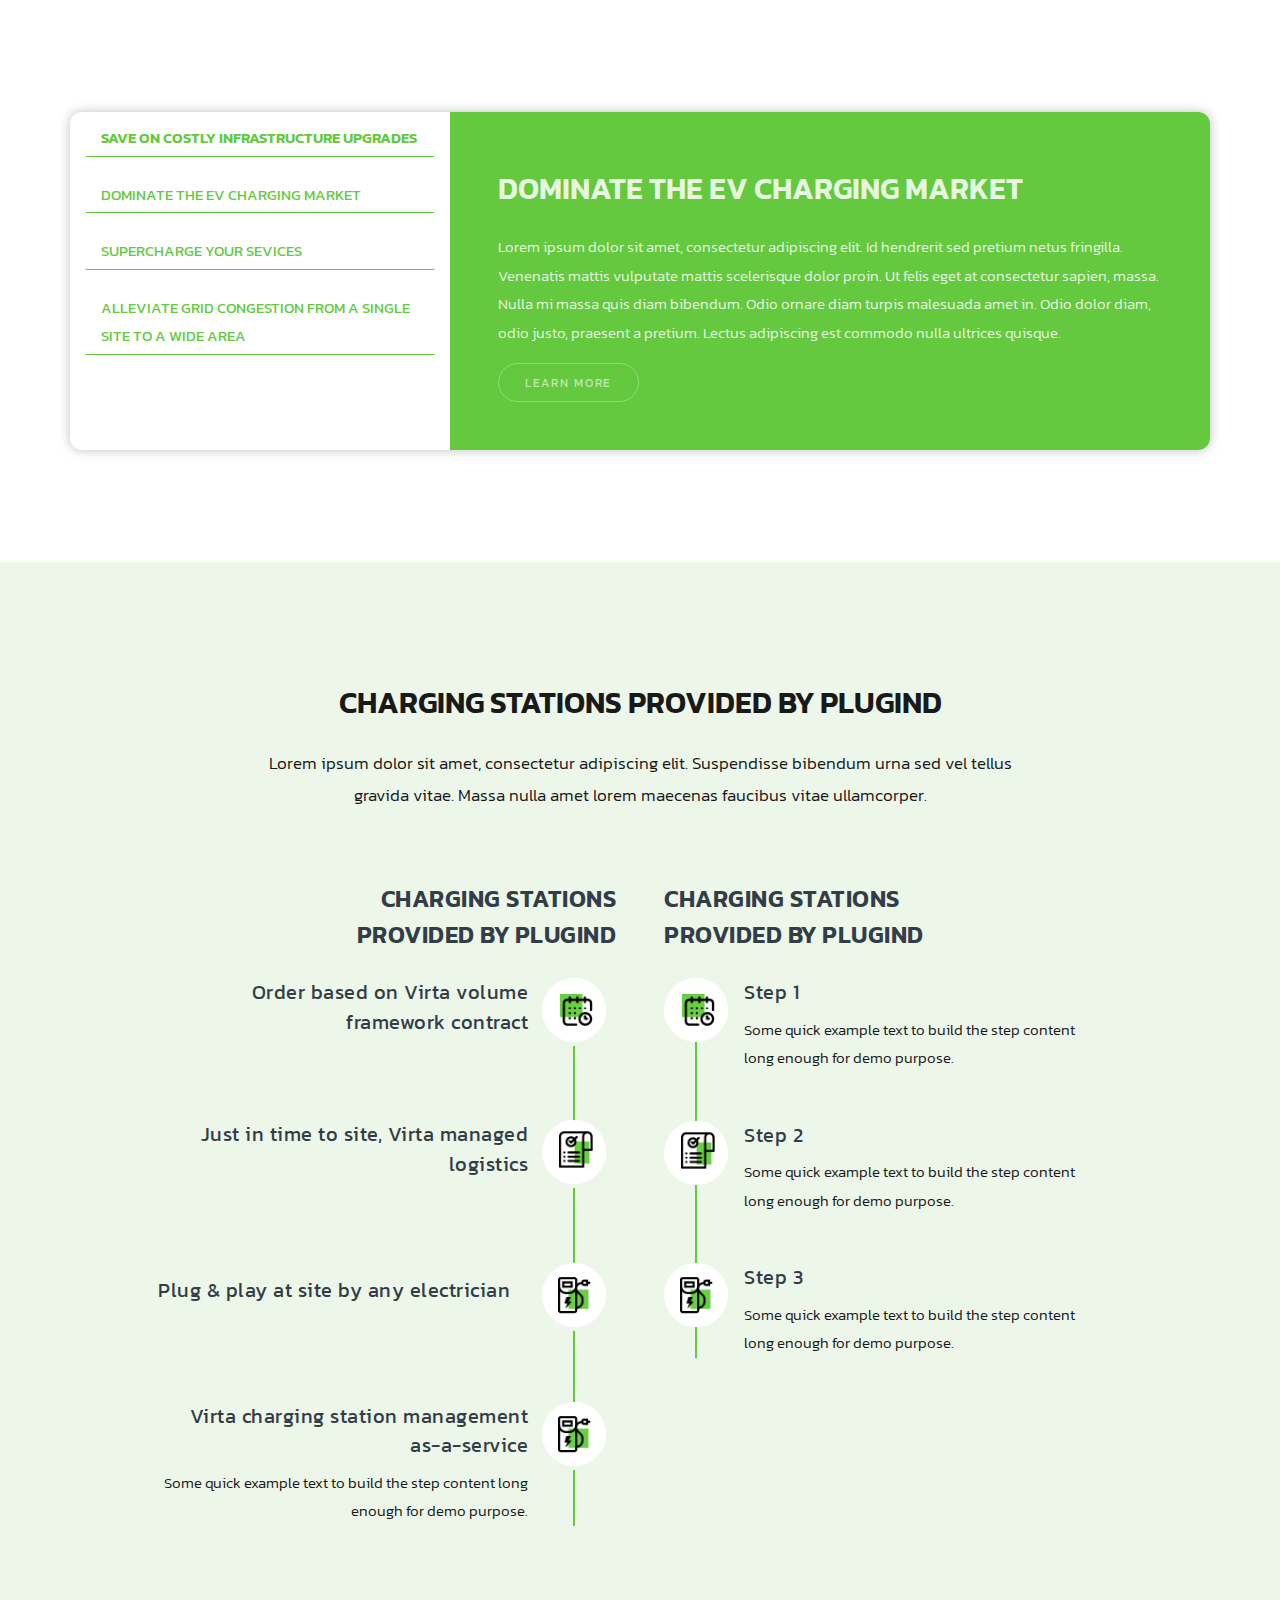
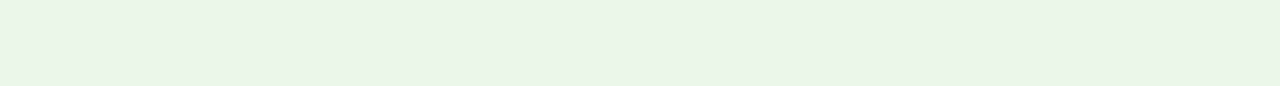
<file: components.html>
<!DOCTYPE html>
<html lang="en">
  <head>
    <meta charset="UTF-8" />
    <meta name="viewport" content="width=device-width, initial-scale=1.0" />
    <meta http-equiv="X-UA-Compatible" content="ie=edge" />
    <link href="./assets/css/page.css" rel="stylesheet" />
    <link href="./assets/css/style.css" rel="stylesheet" />
    <title>Components</title>
  </head>
  <body>
    <section class="section">
      <div class="container">
        <div class="row shadow-dark-3 rounded-lg">
          <div class="col-md-12 col-lg-4">
            <ul class="nav nav-pills nav-vertical flex-column" role="tablist">
              <li class="nav-item">
                <a class="nav-link active" data-toggle="tab" href="#tab-contact-2"
                  >SAVE ON COSTLY INFRASTRUCTURE UPGRADES</a
                >
              </li>
              <li class="nav-item">
                <a class="nav-link" data-toggle="tab" href="#tab-home-2">DOMINATE THE EV CHARGING MARKET</a>
              </li>
              <li class="nav-item">
                <a class="nav-link" data-toggle="tab" href="#tab-profile-2">SUPERCHARGE YOUR SEVICES</a>
              </li>
              <li class="nav-item">
                <a class="nav-link" data-toggle="tab" href="#tab-profile-3"
                  >ALLEVIATE GRID CONGESTION FROM A SINGLE SITE TO A WIDE AREA</a
                >
              </li>
            </ul>
          </div>
          <div class="col-lg-8 col-md-12 text-white p-7 border-radius" style="background-color: #64C93F;">
            <div class="tab-content">
              <div class="tab-pane fade active show" id="tab-contact-2">
                <p class="lead-5 fw-600">DOMINATE THE EV CHARGING MARKET</p>
                <p>
                  Lorem ipsum dolor sit amet, consectetur adipiscing elit. Id hendrerit sed pretium netus fringilla.
                  Venenatis mattis vulputate mattis scelerisque dolor proin. Ut felis eget at consectetur sapien, massa.
                  Nulla mi massa quis diam bibendum. Odio ornare diam turpis malesuada amet in. Odio dolor diam, odio
                  justo, praesent a pretium. Lectus adipiscing est commodo nulla ultrices quisque.
                </p>
                <a href="http://" class="btn btn-outline-light btn-round fw-400 fs-12">LEARN MORE</a>
              </div>
              <div class="tab-pane fade" id="tab-home-2">DOMINATE THE EV CHARGING MARKET</div>
              <div class="tab-pane fade" id="tab-profile-2">SUPERCHARGE YOUR SEVICES</div>
              <div class="tab-pane fade" id="tab-profile-3">
                ALLEVIATE GRID CONGESTION FROM A SINGLE SITE TO A WIDE AREA
              </div>
            </div>
          </div>
        </div>
      </div>
    </section>
    <section class="section text-dark" style="background-color: #ECF6E9">
      <div class="container">
        <div class="section-header">
          <p class="lead-5 fw-600">CHARGING STATIONS PROVIDED BY PLUGIND</p>
          <p class="lead-1">
            Lorem ipsum dolor sit amet, consectetur adipiscing elit. Suspendisse bibendum urna sed vel tellus gravida
            vitae. Massa nulla amet lorem maecenas faucibus vitae ullamcorper.
          </p>
        </div>
        <div class="row gap-y align-items-center">
          <div class="col-md-12 px-3 px-lg-5 mx-auto col-lg-6 text-center text-lg-right align-self-start">
            <h4 class="fw-600">CHARGING STATIONS<br />PROVIDED BY PLUGIND</h4>
            <ol class="step custom-step-left">
              <li class="step-item">
                <div class="step-icon">
                  <img src="./assets/img/process-2.png" alt="" />
                </div>
                <div class="step-content align-self-center text-lg-right text-left">
                  <h5>Order based on Virta volume framework contract</h5>
                </div>
              </li>

              <li class="step-item">
                <div class="step-icon">
                  <img src="./assets/img/process-1.png" alt="" />
                </div>

                <div class="step-content align-self-center text-lg-right text-left">
                  <h5>Just in time to site, Virta managed logistics</h5>
                </div>
              </li>

              <li class="step-item">
                <div class="step-icon">
                  <img src="./assets/img/process-4.png" alt="" />
                </div>

                <div class="step-content align-self-center text-lg-right text-left">
                  <h5>Plug & play at site by any electrician</h5>
                </div>
              </li>
              <li class="step-item">
                <div class="step-icon">
                  <img src="./assets/img/process-4.png" alt="" />
                </div>

                <div class="step-content align-self-center text-lg-right text-left">
                  <h5>Virta charging station management as-a-service</h5>
                  <p>Some quick example text to build the step content long enough for demo purpose.</p>
                </div>
              </li>
            </ol>
          </div>
          <div class="col-md-12 px-3 px-lg-5  mx-auto col-lg-6 text-center text-lg-left align-self-start">
            <h4 class="fw-600">CHARGING STATIONS<br />PROVIDED BY PLUGIND</h4>
            <ol class="step custom-step-right">
              <li class="step-item">
                <div class="step-icon">
                  <img src="./assets/img/process-2.png" alt="" />
                </div>
                <div class="step-content align-self-center text-left">
                  <h5>Step 1</h5>
                  <p>Some quick example text to build the step content long enough for demo purpose.</p>
                </div>
              </li>

              <li class="step-item">
                <div class="step-icon">
                  <img src="./assets/img/process-1.png" alt="" />
                </div>

                <div class="step-content align-self-center text-left">
                  <h5>Step 2</h5>
                  <p>Some quick example text to build the step content long enough for demo purpose.</p>
                </div>
              </li>

              <li class="step-item">
                <div class="step-icon">
                  <img src="./assets/img/process-4.png" alt="" />
                </div>

                <div class="step-content align-self-center text-left">
                  <h5>Step 3</h5>
                  <p>Some quick example text to build the step content long enough for demo purpose.</p>
                </div>
              </li>
            </ol>
          </div>
        </div>
      </div>
    </section>
    <script src="./assets/js/page.min.js"></script>
    <script src="./assets/js/script.js"></script>
  </body>
</html>
</file>
